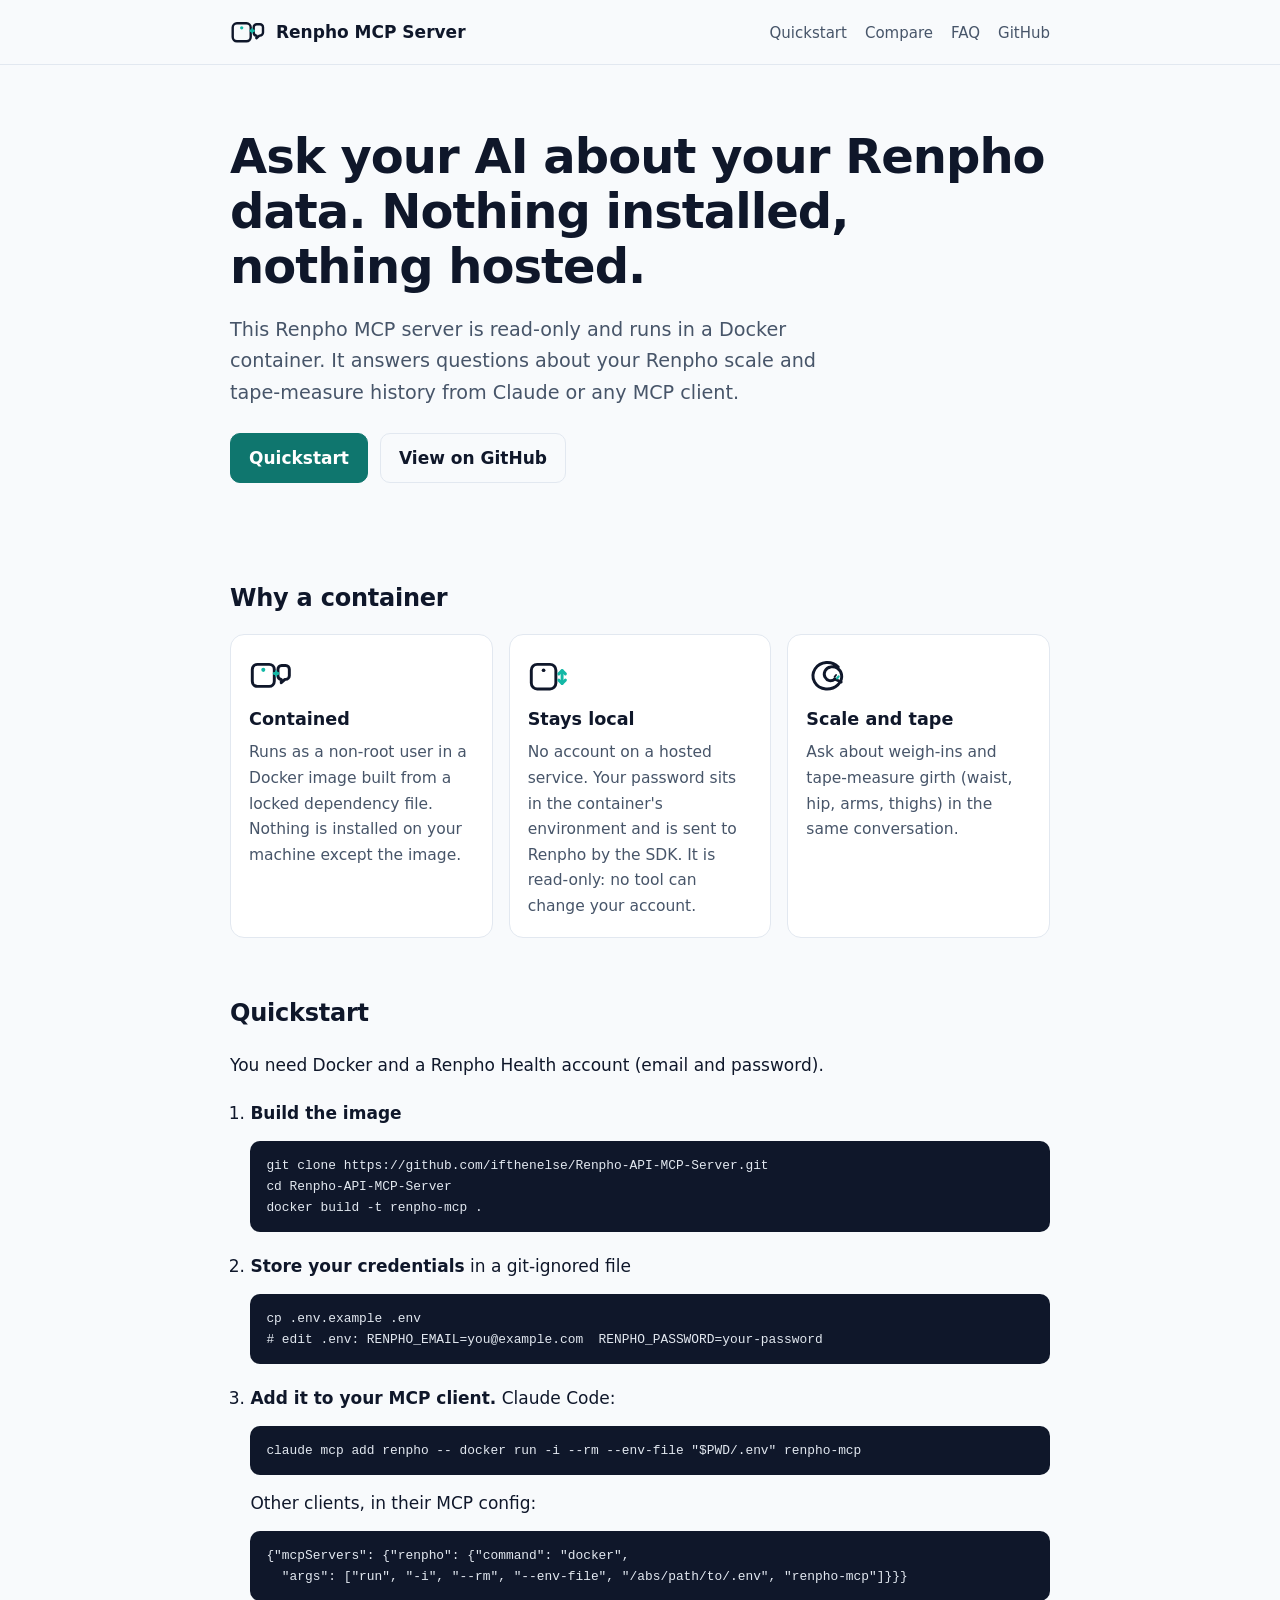
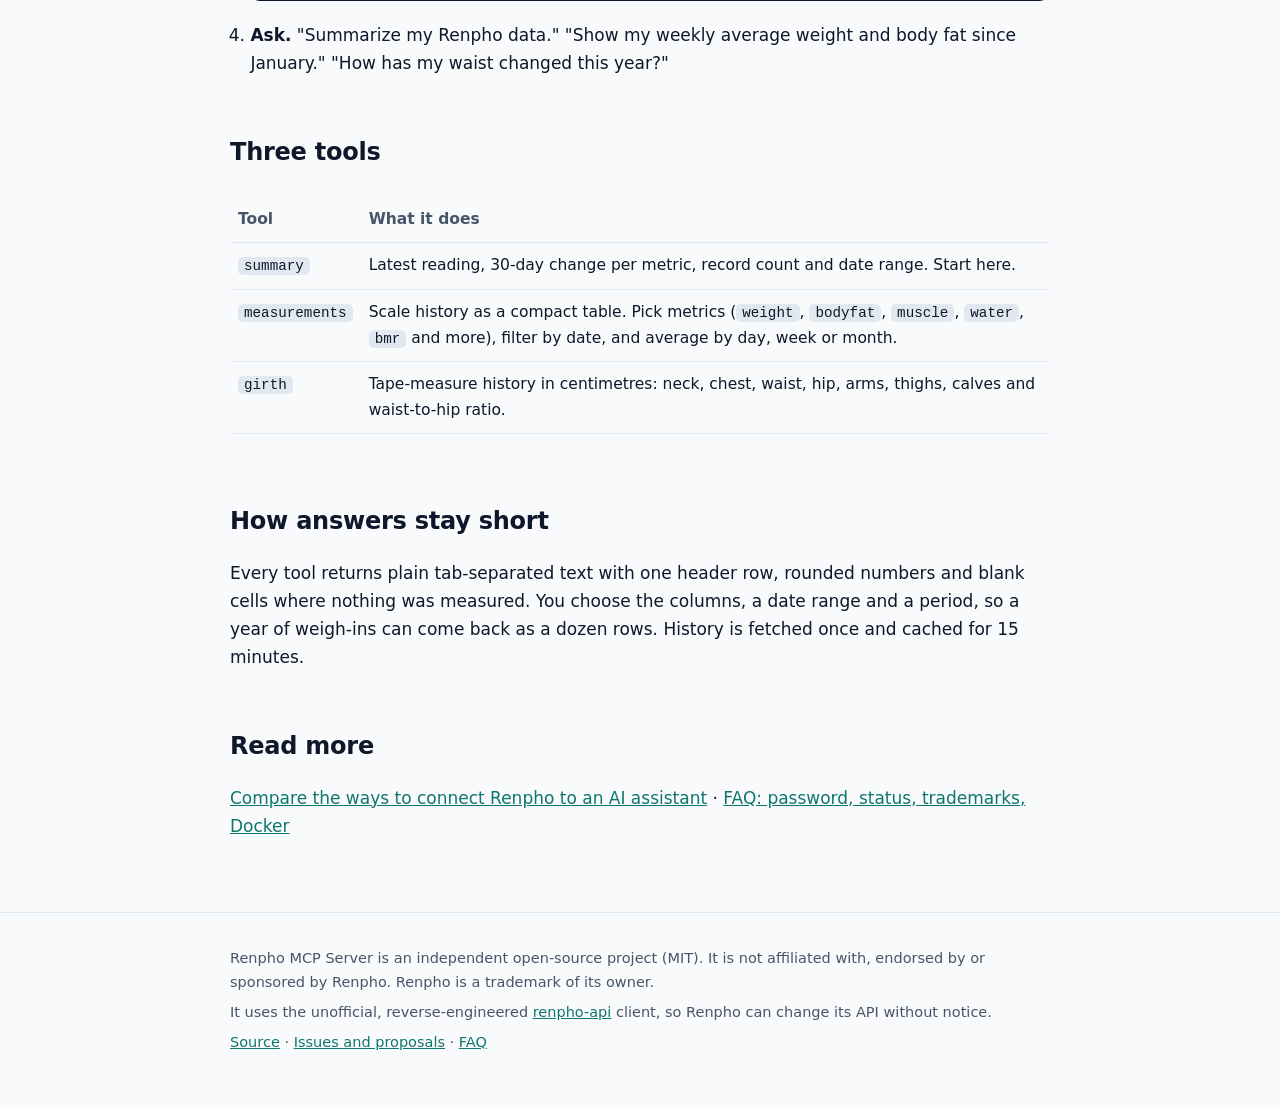
<file: site/index.html>
<!doctype html>
<html lang="en">
<head>
<meta charset="utf-8">
<meta name="viewport" content="width=device-width,initial-scale=1">
<title>Renpho MCP Server: ask your AI about your Renpho data</title>
<meta name="description" content="A read-only, containerized MCP server that lets Claude and other AI assistants query your Renpho scale and tape-measure data. Nothing installed, nothing hosted.">
<link rel="canonical" href="https://ifthenelse.github.io/Renpho-API-MCP-Server/">
<meta name="theme-color" content="#0f172a">
<link rel="icon" href="img/favicon.svg" type="image/svg+xml">
<link rel="icon" href="img/favicon.png" type="image/png" sizes="512x512">
<link rel="apple-touch-icon" href="img/favicon.png">
<meta property="og:type" content="website">
<meta property="og:site_name" content="Renpho MCP Server">
<meta property="og:title" content="Renpho MCP Server: ask your AI about your Renpho data">
<meta property="og:description" content="A read-only, containerized MCP server that lets Claude and other AI assistants query your Renpho scale and tape-measure data. Nothing installed, nothing hosted.">
<meta property="og:url" content="https://ifthenelse.github.io/Renpho-API-MCP-Server/">
<meta property="og:image" content="https://ifthenelse.github.io/Renpho-API-MCP-Server/img/og.png">
<meta property="og:image:width" content="1200">
<meta property="og:image:height" content="630">
<meta property="og:image:alt" content="Renpho MCP Server: a scale icon connected to a chat bubble">
<meta name="twitter:card" content="summary_large_image">
<link rel="stylesheet" href="style.css">
<script type="application/ld+json">
{"@context":"https://schema.org","@type":"SoftwareSourceCode","name":"Renpho MCP Server","description":"A read-only, containerized MCP server that lets AI assistants query Renpho scale and tape-measure data.","codeRepository":"https://github.com/ifthenelse/Renpho-API-MCP-Server","programmingLanguage":"Python","license":"https://opensource.org/licenses/MIT","url":"https://ifthenelse.github.io/Renpho-API-MCP-Server/"}
</script>
</head>
<body>
<header><div class="wrap">
<a class="brand" href="./"><img src="img/mark.svg" alt="" width="36" height="36">Renpho MCP Server</a>
<nav aria-label="Main"><a href="./#quickstart">Quickstart</a><a href="compare.html">Compare</a><a href="faq.html">FAQ</a><a href="https://github.com/ifthenelse/Renpho-API-MCP-Server">GitHub</a></nav>
</div></header>
<main class="wrap">
<section class="hero">
<h1>Ask your AI about your Renpho data. Nothing installed, nothing hosted.</h1>
<p class="lead">This Renpho MCP server is read-only and runs in a Docker container. It answers questions about your Renpho scale and tape-measure history from Claude or any MCP client.</p>
<div class="btns"><a class="btn primary" href="#quickstart">Quickstart</a><a class="btn" href="https://github.com/ifthenelse/Renpho-API-MCP-Server">View on GitHub</a></div>
</section>

<section aria-labelledby="why">
<h2 id="why">Why a container</h2>
<div class="grid">
<div class="card"><img src="img/mark.svg" alt="" width="44" height="44"><h3>Contained</h3><p>Runs as a non-root user in a Docker image built from a locked dependency file. Nothing is installed on your machine except the image.</p></div>
<div class="card"><img src="img/tool-summary.svg" alt="" width="44" height="44"><h3>Stays local</h3><p>No account on a hosted service. Your password sits in the container's environment and is sent to Renpho by the SDK. It is read-only: no tool can change your account.</p></div>
<div class="card"><img src="img/tool-girth.svg" alt="" width="44" height="44"><h3>Scale and tape</h3><p>Ask about weigh-ins and tape-measure girth (waist, hip, arms, thighs) in the same conversation.</p></div>
</div>
</section>

<section aria-labelledby="quickstart">
<h2 id="quickstart">Quickstart</h2>
<p>You need Docker and a Renpho Health account (email and password).</p>
<ol class="steps">
<li><strong>Build the image</strong>
<pre><code>git clone https://github.com/ifthenelse/Renpho-API-MCP-Server.git
cd Renpho-API-MCP-Server
docker build -t renpho-mcp .</code></pre></li>
<li><strong>Store your credentials</strong> in a git-ignored file
<pre><code>cp .env.example .env
# edit .env: RENPHO_EMAIL=you@example.com  RENPHO_PASSWORD=your-password</code></pre></li>
<li><strong>Add it to your MCP client.</strong> Claude Code:
<pre><code>claude mcp add renpho -- docker run -i --rm --env-file "$PWD/.env" renpho-mcp</code></pre>
Other clients, in their MCP config:
<pre><code>{"mcpServers": {"renpho": {"command": "docker",
  "args": ["run", "-i", "--rm", "--env-file", "/abs/path/to/.env", "renpho-mcp"]}}}</code></pre></li>
<li><strong>Ask.</strong> "Summarize my Renpho data." "Show my weekly average weight and body fat since January." "How has my waist changed this year?"</li>
</ol>
</section>

<section aria-labelledby="tools">
<h2 id="tools">Three tools</h2>
<div class="table-wrap"><table>
<thead><tr><th>Tool</th><th>What it does</th></tr></thead>
<tbody>
<tr><td><code>summary</code></td><td>Latest reading, 30-day change per metric, record count and date range. Start here.</td></tr>
<tr><td><code>measurements</code></td><td>Scale history as a compact table. Pick metrics (<code>weight</code>, <code>bodyfat</code>, <code>muscle</code>, <code>water</code>, <code>bmr</code> and more), filter by date, and average by day, week or month.</td></tr>
<tr><td><code>girth</code></td><td>Tape-measure history in centimetres: neck, chest, waist, hip, arms, thighs, calves and waist-to-hip ratio.</td></tr>
</tbody></table></div>
</section>

<section aria-labelledby="short">
<h2 id="short">How answers stay short</h2>
<p>Every tool returns plain tab-separated text with one header row, rounded numbers and blank cells where nothing was measured. You choose the columns, a date range and a period, so a year of weigh-ins can come back as a dozen rows. History is fetched once and cached for 15 minutes.</p>
</section>

<section aria-labelledby="more">
<h2 id="more">Read more</h2>
<p><a href="compare.html">Compare the ways to connect Renpho to an AI assistant</a> · <a href="faq.html">FAQ: password, status, trademarks, Docker</a></p>
</section>
</main>
<footer><div class="wrap">
<p>Renpho MCP Server is an independent open-source project (MIT). It is not affiliated with, endorsed by or sponsored by Renpho. Renpho is a trademark of its owner.</p>
<p>It uses the unofficial, reverse-engineered <a href="https://pypi.org/project/renpho-api/">renpho-api</a> client, so Renpho can change its API without notice.</p>
<p><a href="https://github.com/ifthenelse/Renpho-API-MCP-Server">Source</a> · <a href="https://github.com/ifthenelse/Renpho-API-MCP-Server/issues">Issues and proposals</a> · <a href="faq.html">FAQ</a></p>
</div></footer>
</body>
</html>
</file>
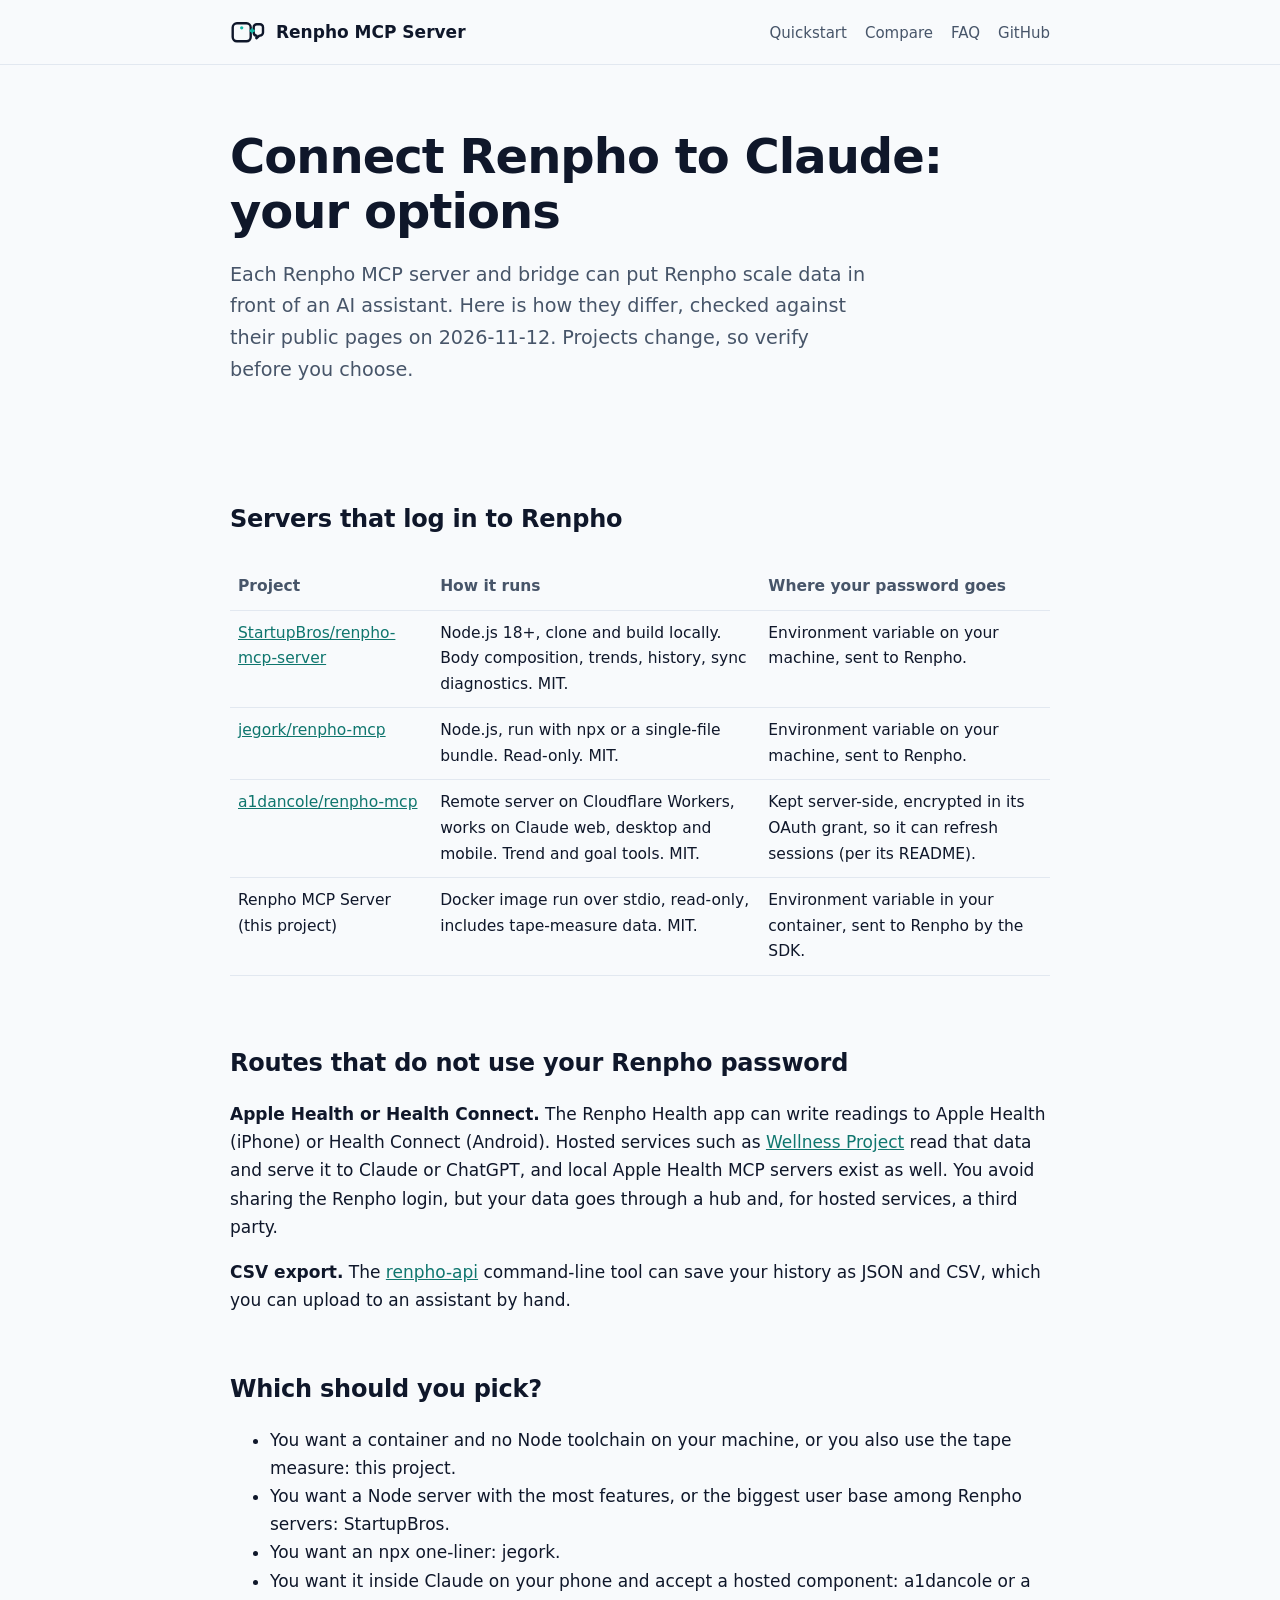
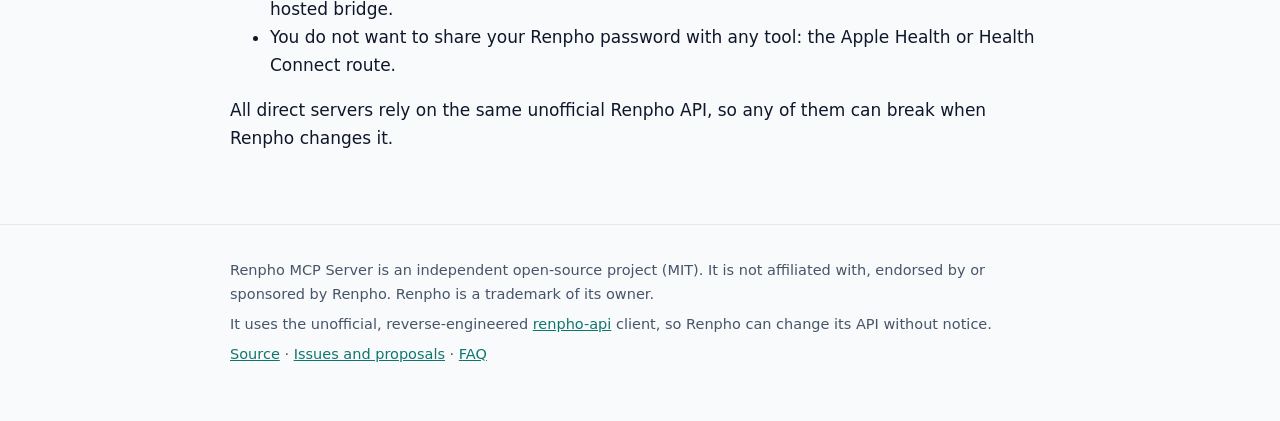
<file: site/compare.html>
<!doctype html>
<html lang="en">
<head>
<meta charset="utf-8">
<meta name="viewport" content="width=device-width,initial-scale=1">
<title>Connect Renpho to Claude: MCP server options compared</title>
<meta name="description" content="Compare community Renpho MCP servers, hosted bridges and the Apple Health route for connecting Renpho data to Claude or another AI assistant.">
<link rel="canonical" href="https://ifthenelse.github.io/Renpho-API-MCP-Server/compare.html">
<meta name="theme-color" content="#0f172a">
<link rel="icon" href="img/favicon.svg" type="image/svg+xml">
<link rel="icon" href="img/favicon.png" type="image/png" sizes="512x512">
<link rel="apple-touch-icon" href="img/favicon.png">
<meta property="og:type" content="website">
<meta property="og:site_name" content="Renpho MCP Server">
<meta property="og:title" content="Connect Renpho to Claude: MCP server options compared">
<meta property="og:description" content="Compare community Renpho MCP servers, hosted bridges and the Apple Health route for putting Renpho scale data in Claude or another AI assistant.">
<meta property="og:url" content="https://ifthenelse.github.io/Renpho-API-MCP-Server/compare.html">
<meta property="og:image" content="https://ifthenelse.github.io/Renpho-API-MCP-Server/img/og.png">
<meta property="og:image:width" content="1200">
<meta property="og:image:height" content="630">
<meta property="og:image:alt" content="Renpho MCP Server: a scale icon connected to a chat bubble">
<meta name="twitter:card" content="summary_large_image">
<link rel="stylesheet" href="style.css">
</head>
<body>
<header><div class="wrap">
<a class="brand" href="./"><img src="img/mark.svg" alt="" width="36" height="36">Renpho MCP Server</a>
<nav aria-label="Main"><a href="./#quickstart">Quickstart</a><a href="compare.html">Compare</a><a href="faq.html">FAQ</a><a href="https://github.com/ifthenelse/Renpho-API-MCP-Server">GitHub</a></nav>
</div></header>
<main class="wrap">
<section class="hero">
<h1>Connect Renpho to Claude: your options</h1>
<p class="lead">Each Renpho MCP server and bridge can put Renpho scale data in front of an AI assistant. Here is how they differ, checked against their public pages on 2026-11-12. Projects change, so verify before you choose.</p>
</section>

<section>
<h2>Servers that log in to Renpho</h2>
<div class="table-wrap"><table>
<thead><tr><th>Project</th><th>How it runs</th><th>Where your password goes</th></tr></thead>
<tbody>
<tr><td><a href="https://github.com/StartupBros-com/renpho-mcp-server">StartupBros/renpho-mcp-server</a></td><td>Node.js 18+, clone and build locally. Body composition, trends, history, sync diagnostics. MIT.</td><td>Environment variable on your machine, sent to Renpho.</td></tr>
<tr><td><a href="https://github.com/jegork/renpho-mcp">jegork/renpho-mcp</a></td><td>Node.js, run with npx or a single-file bundle. Read-only. MIT.</td><td>Environment variable on your machine, sent to Renpho.</td></tr>
<tr><td><a href="https://github.com/a1dancole/renpho-mcp">a1dancole/renpho-mcp</a></td><td>Remote server on Cloudflare Workers, works on Claude web, desktop and mobile. Trend and goal tools. MIT.</td><td>Kept server-side, encrypted in its OAuth grant, so it can refresh sessions (per its README).</td></tr>
<tr><td>Renpho MCP Server (this project)</td><td>Docker image run over stdio, read-only, includes tape-measure data. MIT.</td><td>Environment variable in your container, sent to Renpho by the SDK.</td></tr>
</tbody></table></div>
</section>

<section>
<h2>Routes that do not use your Renpho password</h2>
<p><strong>Apple Health or Health Connect.</strong> The Renpho Health app can write readings to Apple Health (iPhone) or Health Connect (Android). Hosted services such as <a href="https://wellnessproject.ai/guides/connect-renpho-scale-to-ai">Wellness Project</a> read that data and serve it to Claude or ChatGPT, and local Apple Health MCP servers exist as well. You avoid sharing the Renpho login, but your data goes through a hub and, for hosted services, a third party.</p>
<p><strong>CSV export.</strong> The <a href="https://pypi.org/project/renpho-api/">renpho-api</a> command-line tool can save your history as JSON and CSV, which you can upload to an assistant by hand.</p>
</section>

<section>
<h2>Which should you pick?</h2>
<ul>
<li>You want a container and no Node toolchain on your machine, or you also use the tape measure: this project.</li>
<li>You want a Node server with the most features, or the biggest user base among Renpho servers: StartupBros.</li>
<li>You want an npx one-liner: jegork.</li>
<li>You want it inside Claude on your phone and accept a hosted component: a1dancole or a hosted bridge.</li>
<li>You do not want to share your Renpho password with any tool: the Apple Health or Health Connect route.</li>
</ul>
<p>All direct servers rely on the same unofficial Renpho API, so any of them can break when Renpho changes it.</p>
</section>
</main>
<footer><div class="wrap">
<p>Renpho MCP Server is an independent open-source project (MIT). It is not affiliated with, endorsed by or sponsored by Renpho. Renpho is a trademark of its owner.</p>
<p>It uses the unofficial, reverse-engineered <a href="https://pypi.org/project/renpho-api/">renpho-api</a> client, so Renpho can change its API without notice.</p>
<p><a href="https://github.com/ifthenelse/Renpho-API-MCP-Server">Source</a> · <a href="https://github.com/ifthenelse/Renpho-API-MCP-Server/issues">Issues and proposals</a> · <a href="faq.html">FAQ</a></p>
</div></footer>
</body>
</html>
</file>
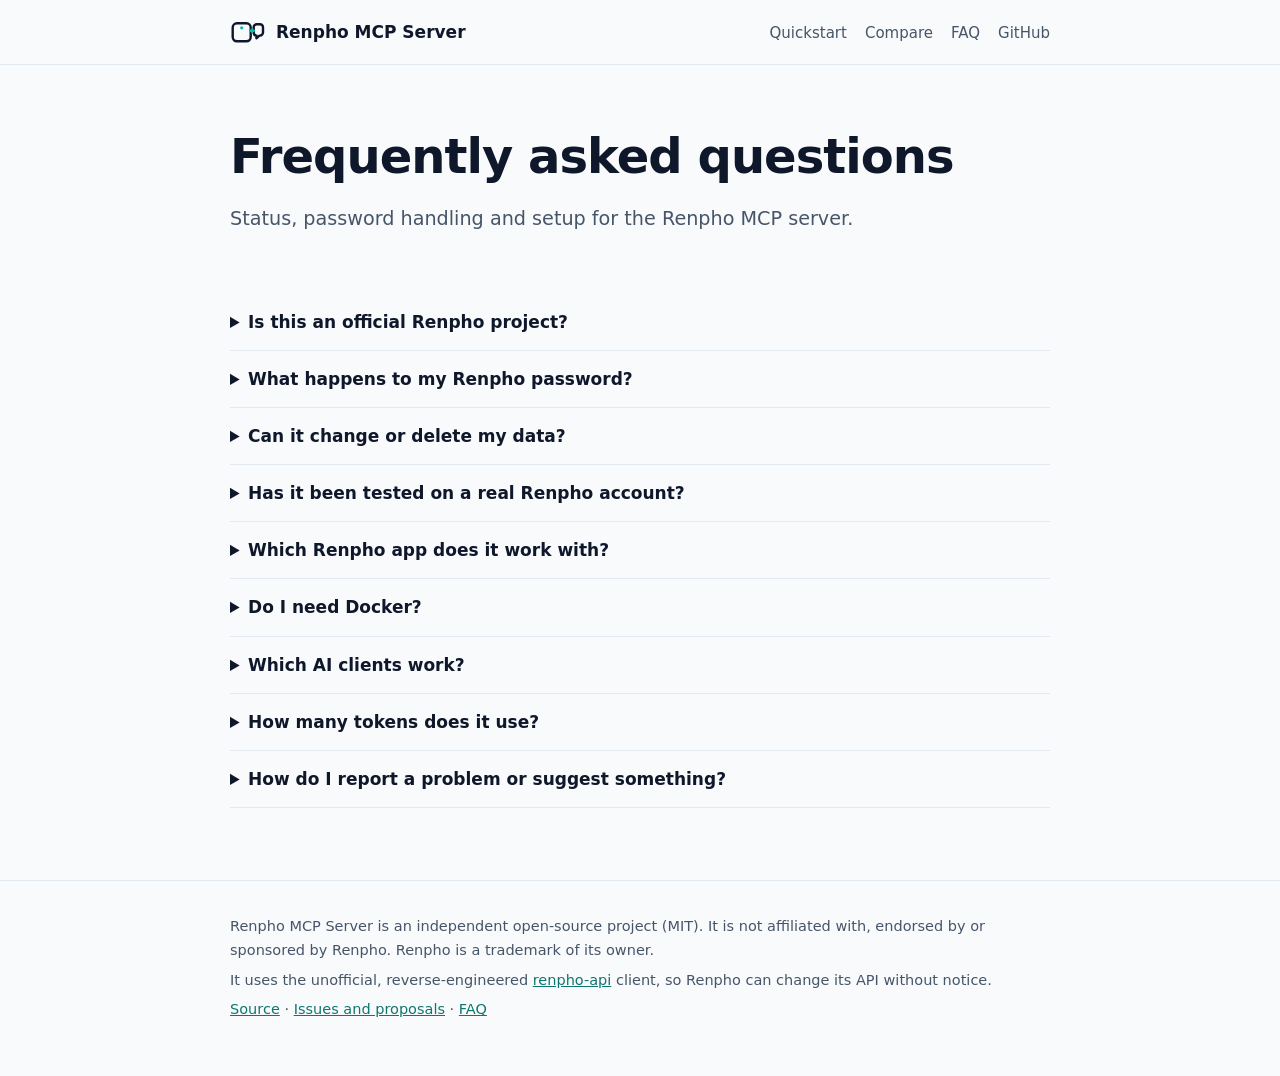
<file: site/faq.html>
<!doctype html>
<html lang="en">
<head>
<meta charset="utf-8">
<meta name="viewport" content="width=device-width,initial-scale=1">
<title>FAQ: Renpho MCP Server password, status and setup</title>
<meta name="description" content="Answers about the Renpho MCP server: the unofficial Renpho SDK, how your password is handled, read-only access, Docker, supported AI clients and project status.">
<link rel="canonical" href="https://ifthenelse.github.io/Renpho-API-MCP-Server/faq.html">
<meta name="theme-color" content="#0f172a">
<link rel="icon" href="img/favicon.svg" type="image/svg+xml">
<link rel="icon" href="img/favicon.png" type="image/png" sizes="512x512">
<link rel="apple-touch-icon" href="img/favicon.png">
<meta property="og:type" content="website">
<meta property="og:site_name" content="Renpho MCP Server">
<meta property="og:title" content="FAQ: Renpho MCP Server password, status and setup">
<meta property="og:description" content="Answers about the unofficial Renpho SDK, how your password is handled, read-only access, Docker, supported AI clients and project status.">
<meta property="og:url" content="https://ifthenelse.github.io/Renpho-API-MCP-Server/faq.html">
<meta property="og:image" content="https://ifthenelse.github.io/Renpho-API-MCP-Server/img/og.png">
<meta property="og:image:width" content="1200">
<meta property="og:image:height" content="630">
<meta property="og:image:alt" content="Renpho MCP Server: a scale icon connected to a chat bubble">
<meta name="twitter:card" content="summary_large_image">
<link rel="stylesheet" href="style.css">
</head>
<body>
<header><div class="wrap">
<a class="brand" href="./"><img src="img/mark.svg" alt="" width="36" height="36">Renpho MCP Server</a>
<nav aria-label="Main"><a href="./#quickstart">Quickstart</a><a href="compare.html">Compare</a><a href="faq.html">FAQ</a><a href="https://github.com/ifthenelse/Renpho-API-MCP-Server">GitHub</a></nav>
</div></header>
<main class="wrap">
<section class="hero"><h1>Frequently asked questions</h1><p class="lead">Status, password handling and setup for the Renpho MCP server.</p></section><section><details><summary>Is this an official Renpho project?</summary><p>No. It is independent and not affiliated with Renpho. It uses the unofficial renpho-api client, which was reverse-engineered, so Renpho can change or block its API at any time. Pin a release tag if you need stability.</p></details><details><summary>What happens to my Renpho password?</summary><p>You put it in a local <code>.env</code> file that is passed to the container at run time. The SDK sends it to Renpho to log in. It is never copied into the image, and the server has no network listener. Your AI model provider sees only the query results the assistant receives, not your password.</p></details><details><summary>Can it change or delete my data?</summary><p>No. All three tools are read-only, and the server does not expose the SDK's upload function.</p></details><details><summary>Has it been tested on a real Renpho account?</summary><p>Not yet publicly. The formatting and filtering logic has unit tests on invented data and the container builds and lists its tools in CI. A live read-only check against a real account is planned, and this page will say so when it is done.</p></details><details><summary>Which Renpho app does it work with?</summary><p>It uses the Renpho Health API through the renpho-api client. Accounts on the legacy Renpho app may not work.</p></details><details><summary>Do I need Docker?</summary><p>The container is the recommended route. If you have Python 3.10+ and uv you can also run <code>uv run renpho-mcp</code> from a clone with <code>RENPHO_EMAIL</code> and <code>RENPHO_PASSWORD</code> set.</p></details><details><summary>Which AI clients work?</summary><p>Any client that can start an MCP server over stdio, including Claude Code, Claude Desktop and Cursor.</p></details><details><summary>How many tokens does it use?</summary><p>Output is compact tab-separated text and you choose the columns, dates and period. A measured comparison against other servers has not been published, so there is no figure yet.</p></details><details><summary>How do I report a problem or suggest something?</summary><p>Open an issue in the <a href="https://github.com/ifthenelse/Renpho-API-MCP-Server/issues">GitHub Issues tab</a>. Please do not post vulnerabilities publicly.</p></details></section>
</main>
<footer><div class="wrap">
<p>Renpho MCP Server is an independent open-source project (MIT). It is not affiliated with, endorsed by or sponsored by Renpho. Renpho is a trademark of its owner.</p>
<p>It uses the unofficial, reverse-engineered <a href="https://pypi.org/project/renpho-api/">renpho-api</a> client, so Renpho can change its API without notice.</p>
<p><a href="https://github.com/ifthenelse/Renpho-API-MCP-Server">Source</a> · <a href="https://github.com/ifthenelse/Renpho-API-MCP-Server/issues">Issues and proposals</a> · <a href="faq.html">FAQ</a></p>
</div></footer>
</body>
</html>
</file>
<file: site/style.css>
:root{--bg:#f8fafc;--fg:#0f172a;--muted:#475569;--accent:#0f766e;--line:#e2e8f0;--card:#fff;--code:#0f172a;--codefg:#e2e8f0}
@media (prefers-color-scheme:dark){:root{--bg:#0b1220;--fg:#e2e8f0;--muted:#94a3b8;--accent:#2dd4bf;--line:#1e293b;--card:#111a2e}}
*{box-sizing:border-box}
html{scroll-behavior:smooth}
body{margin:0;background:var(--bg);color:var(--fg);font:17px/1.65 system-ui,-apple-system,"Segoe UI",Roboto,sans-serif}
a{color:var(--accent)}
.wrap{max-width:860px;margin:0 auto;padding:0 20px}
header{border-bottom:1px solid var(--line)}
header .wrap{display:flex;align-items:center;justify-content:space-between;gap:16px;padding:14px 20px;flex-wrap:wrap}
.brand{display:flex;align-items:center;gap:10px;font-weight:700;color:var(--fg);text-decoration:none}
.brand img{width:36px;height:36px}
nav a{margin-left:18px;color:var(--muted);text-decoration:none;font-size:15px}
nav a:hover{color:var(--accent)}
.hero{padding:64px 0 40px}
h1{font-size:clamp(2rem,5vw,3rem);line-height:1.15;margin:0 0 16px;letter-spacing:-.02em}
h2{font-size:1.5rem;margin:56px 0 12px;letter-spacing:-.01em}
h3{font-size:1.1rem;margin:0 0 6px}
.lead{font-size:1.2rem;color:var(--muted);max-width:640px}
.btns{display:flex;gap:12px;flex-wrap:wrap;margin-top:24px}
.btn{display:inline-block;padding:10px 18px;border-radius:10px;border:1px solid var(--line);color:var(--fg);text-decoration:none;font-weight:600}
.btn.primary{background:var(--accent);border-color:var(--accent);color:#fff}
@media (prefers-color-scheme:dark){.btn.primary{color:#04201d}}
.grid{display:grid;grid-template-columns:repeat(auto-fit,minmax(230px,1fr));gap:16px;margin-top:16px}
.card{background:var(--card);border:1px solid var(--line);border-radius:14px;padding:18px}
.card img{width:44px;height:44px}
.card p{margin:0;color:var(--muted);font-size:15.5px}
pre{background:var(--code);color:var(--codefg);padding:14px 16px;border-radius:10px;overflow-x:auto;font-size:14px;line-height:1.5}
code{font-family:ui-monospace,SFMono-Regular,Menlo,monospace;font-size:.92em}
p code,li code,td code{background:var(--line);padding:1px 6px;border-radius:5px}
table{width:100%;border-collapse:collapse;font-size:15.5px;margin:12px 0}
th,td{text-align:left;padding:10px 8px;border-bottom:1px solid var(--line);vertical-align:top}
th{color:var(--muted);font-weight:600}
.table-wrap{overflow-x:auto}
ol.steps{padding-left:1.2em}
ol.steps li{margin:20px 0}
details{border-bottom:1px solid var(--line);padding:14px 0}
summary{cursor:pointer;font-weight:600}
details p{color:var(--muted);margin:10px 0 0}
footer{border-top:1px solid var(--line);margin-top:72px;padding:28px 0 48px;color:var(--muted);font-size:14.5px}
footer p{margin:6px 0}
:focus-visible{outline:3px solid var(--accent);outline-offset:2px}
pre code{background:none;padding:0;color:inherit}
</file>
